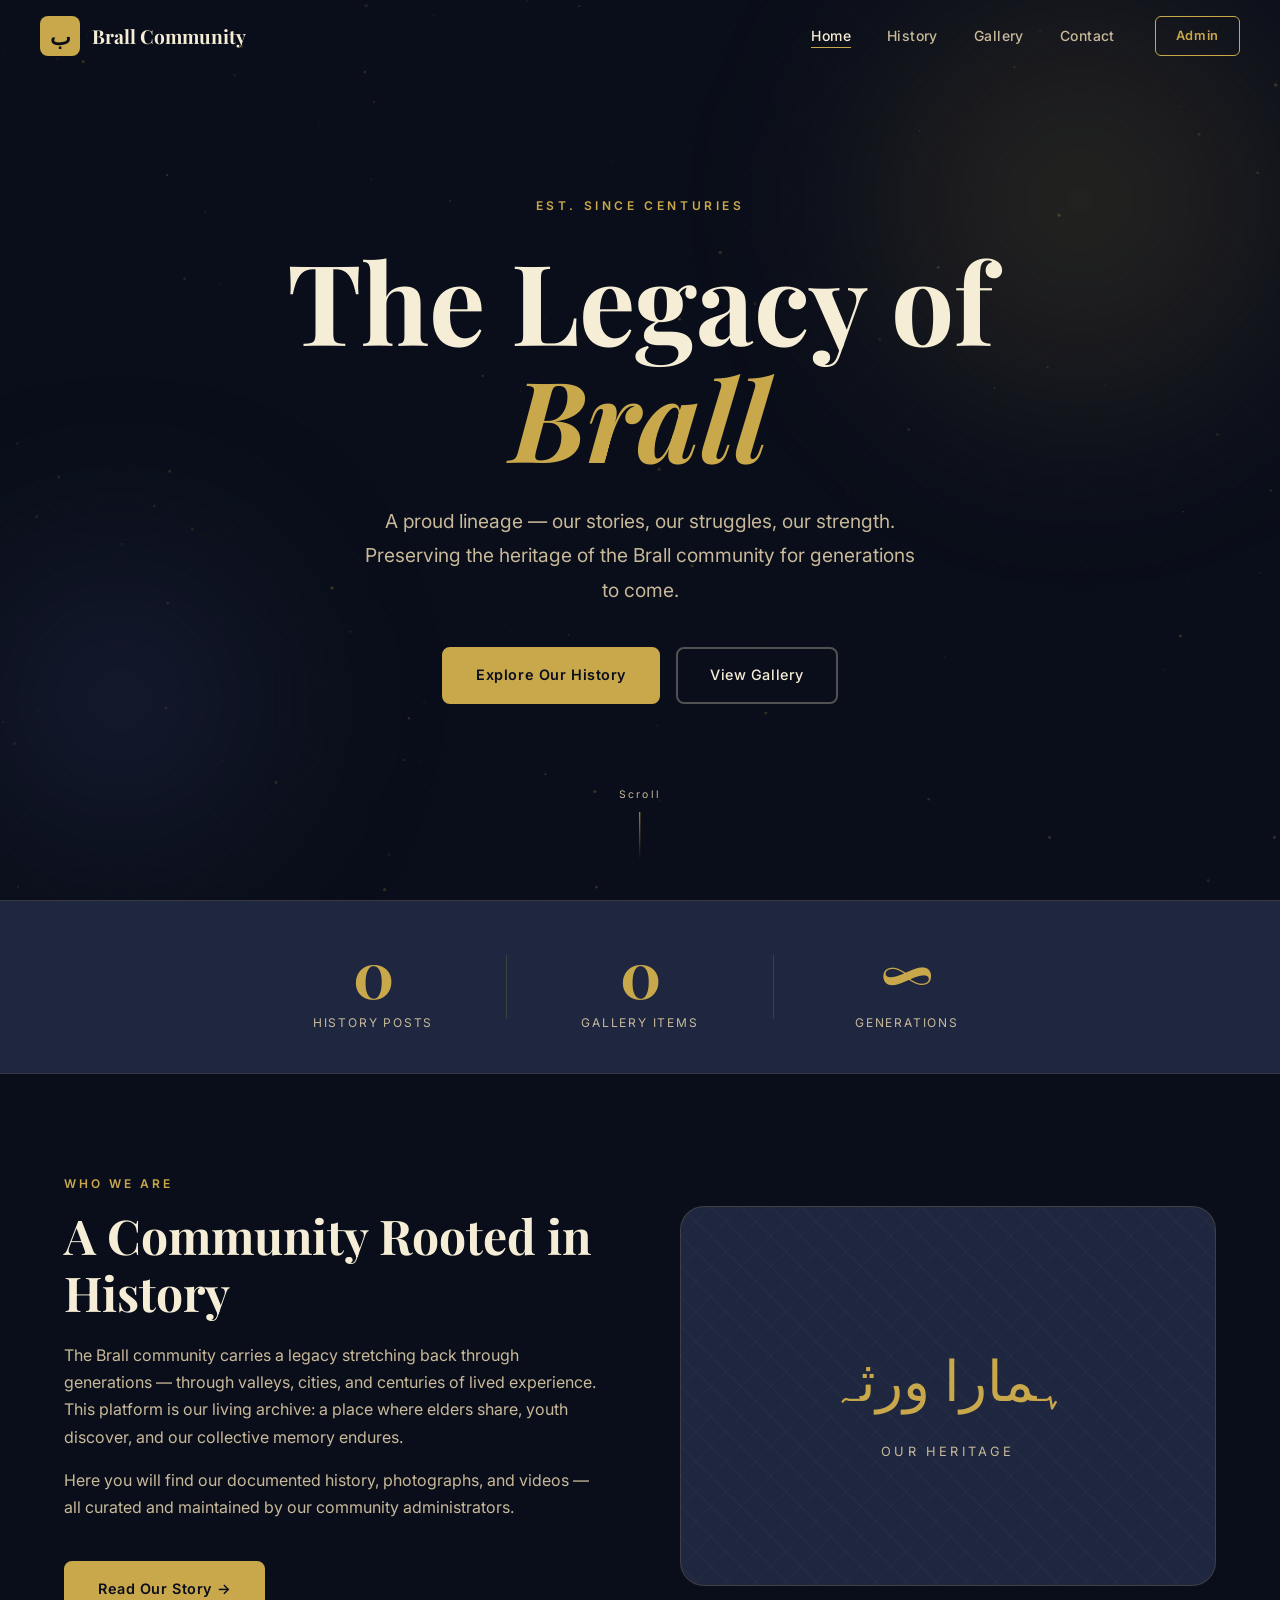
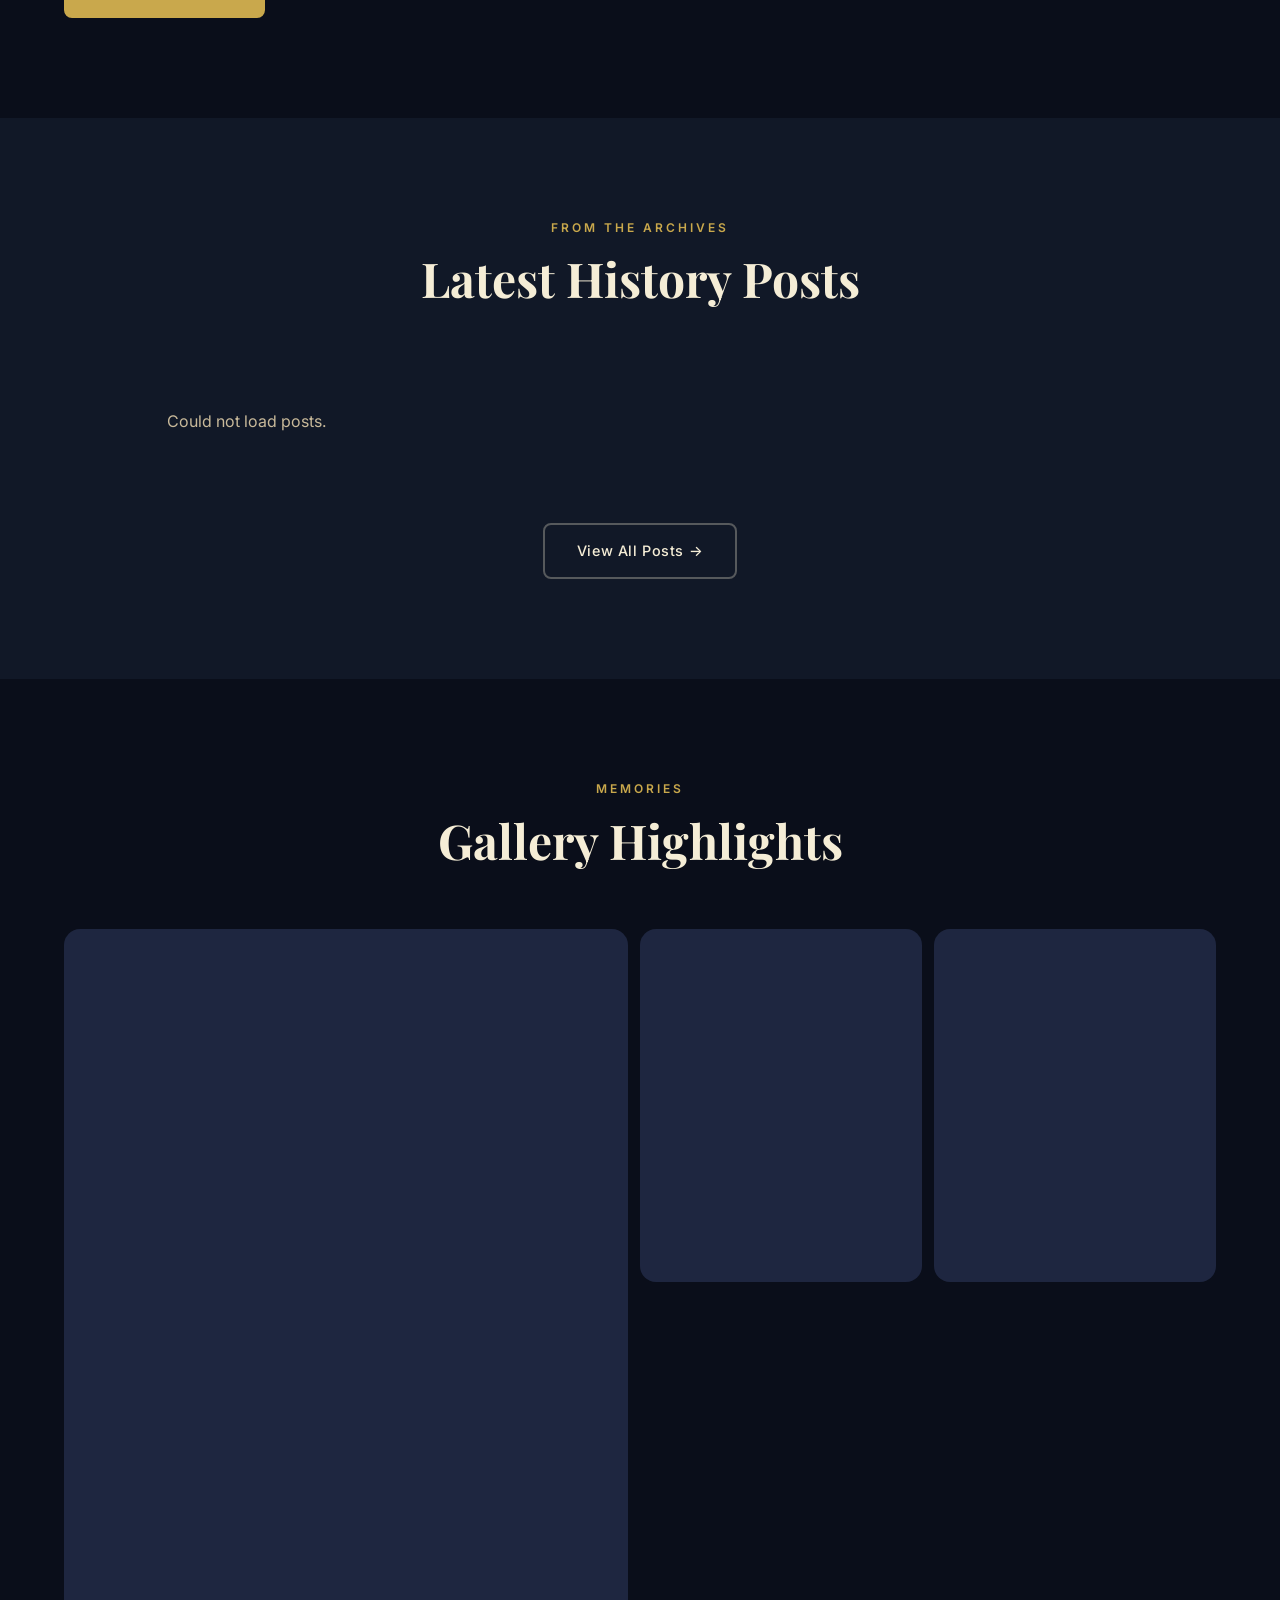
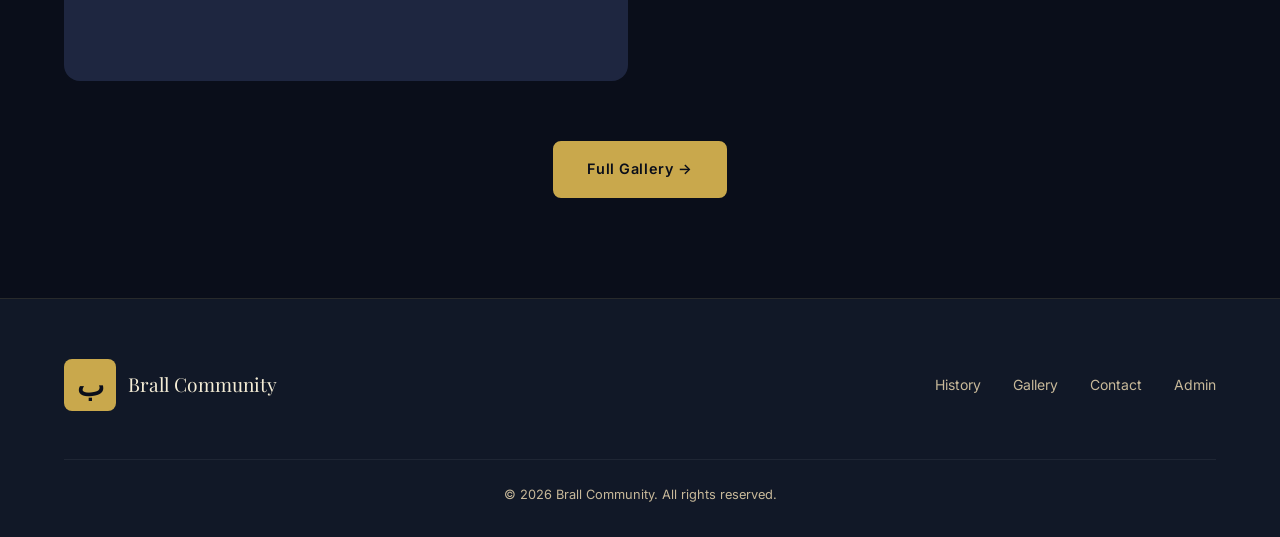
<file: frontend/index.html>
<!DOCTYPE html>
<html lang="en">
<head>
<meta charset="UTF-8">
<meta name="viewport" content="width=device-width, initial-scale=1.0">
<title>Brall Community — Our Heritage, Our Pride</title>
<link rel="preconnect" href="https://fonts.googleapis.com">
<link href="https://fonts.googleapis.com/css2?family=Playfair+Display:ital,wght@0,400;0,600;0,700;1,400&family=Inter:wght@300;400;500;600&display=swap" rel="stylesheet">
<link rel="stylesheet" href="css/main.css">
</head>
<body>

<!-- ── NAV ── -->
<nav class="nav" id="nav">
  <div class="nav-inner">
    <a class="nav-logo" href="index.html">
      <span class="logo-emblem">ب</span>
      <span class="logo-text">Brall Community</span>
    </a>
    <ul class="nav-links">
      <li><a href="index.html" class="active">Home</a></li>
      <li><a href="history.html">History</a></li>
      <li><a href="gallery.html">Gallery</a></li>
      <li><a href="contact.html">Contact</a></li>
    </ul>
    <a href="admin/login.html" class="nav-admin-btn">Admin</a>
    <button class="nav-hamburger" id="hamburger" aria-label="Menu">
      <span></span><span></span><span></span>
    </button>
  </div>
</nav>

<!-- ── HERO ── -->
<section class="hero" id="hero">
  <canvas id="heroCanvas"></canvas>
  <div class="hero-glow hero-glow-1"></div>
  <div class="hero-glow hero-glow-2"></div>
  <div class="hero-content">
    <p class="hero-eyebrow reveal-up">Est. Since Centuries</p>
    <h1 class="hero-title reveal-up delay-1">
      <span class="line">The Legacy of</span>
      <span class="line gold">Brall</span>
    </h1>
    <p class="hero-sub reveal-up delay-2">
      A proud lineage — our stories, our struggles, our strength. Preserving the heritage of the Brall community for generations to come.
    </p>
    <div class="hero-cta reveal-up delay-3">
      <a href="history.html" class="btn-primary">Explore Our History</a>
      <a href="gallery.html" class="btn-ghost">View Gallery</a>
    </div>
  </div>
  <div class="hero-scroll-indicator">
    <span>Scroll</span>
    <div class="scroll-line"></div>
  </div>
</section>

<!-- ── STATS ── -->
<section class="stats-band">
  <div class="stats-inner">
    <div class="stat-item">
      <span class="stat-num" data-target="0" id="stat-history">0</span>
      <span class="stat-label">History Posts</span>
    </div>
    <div class="stat-divider"></div>
    <div class="stat-item">
      <span class="stat-num" data-target="0" id="stat-gallery">0</span>
      <span class="stat-label">Gallery Items</span>
    </div>
    <div class="stat-divider"></div>
    <div class="stat-item">
      <span class="stat-num" data-target="1">∞</span>
      <span class="stat-label">Generations</span>
    </div>
  </div>
</section>

<!-- ── INTRO ── -->
<section class="intro section-pad">
  <div class="container">
    <div class="intro-grid">
      <div class="intro-text">
        <p class="section-eyebrow">Who We Are</p>
        <h2 class="section-title">A Community Rooted in History</h2>
        <p class="body-text">
          The Brall community carries a legacy stretching back through generations — through valleys, cities, and centuries of lived experience. This platform is our living archive: a place where elders share, youth discover, and our collective memory endures.
        </p>
        <p class="body-text">
          Here you will find our documented history, photographs, and videos — all curated and maintained by our community administrators.
        </p>
        <a href="history.html" class="btn-primary mt-6">Read Our Story →</a>
      </div>
      <div class="intro-visual">
        <div class="ornament-card">
          <div class="ornament-pattern"></div>
          <div class="ornament-text">
            <span class="orn-urdu">ہمارا ورثہ</span>
            <span class="orn-en">Our Heritage</span>
          </div>
        </div>
      </div>
    </div>
  </div>
</section>

<!-- ── LATEST HISTORY ── -->
<section class="latest section-pad bg-dark">
  <div class="container">
    <div class="section-header">
      <p class="section-eyebrow">From the Archives</p>
      <h2 class="section-title">Latest History Posts</h2>
    </div>
    <div class="cards-grid" id="latestHistoryGrid">
      <div class="card-skeleton"></div>
      <div class="card-skeleton"></div>
      <div class="card-skeleton"></div>
    </div>
    <div class="section-footer">
      <a href="history.html" class="btn-ghost">View All Posts →</a>
    </div>
  </div>
</section>

<!-- ── GALLERY PREVIEW ── -->
<section class="gallery-preview section-pad">
  <div class="container">
    <div class="section-header">
      <p class="section-eyebrow">Memories</p>
      <h2 class="section-title">Gallery Highlights</h2>
    </div>
    <div class="gallery-mosaic" id="galleryPreview">
      <div class="card-skeleton tall"></div>
      <div class="card-skeleton"></div>
      <div class="card-skeleton"></div>
    </div>
    <div class="section-footer">
      <a href="gallery.html" class="btn-primary">Full Gallery →</a>
    </div>
  </div>
</section>

<!-- ── FOOTER ── -->
<footer class="footer">
  <div class="container">
    <div class="footer-top">
      <div class="footer-brand">
        <span class="logo-emblem large">ب</span>
        <span class="logo-text">Brall Community</span>
      </div>
      <nav class="footer-nav">
        <a href="history.html">History</a>
        <a href="gallery.html">Gallery</a>
        <a href="contact.html">Contact</a>
        <a href="admin/login.html">Admin</a>
      </nav>
    </div>
    <div class="footer-bottom">
      <p>© <span id="year"></span> Brall Community. All rights reserved.</p>
    </div>
  </div>
</footer>

<script src="js/api.js"></script>
<script src="js/main.js"></script>
<script>
document.getElementById('year').textContent = new Date().getFullYear();
</script>
</body>
</html>
</file>
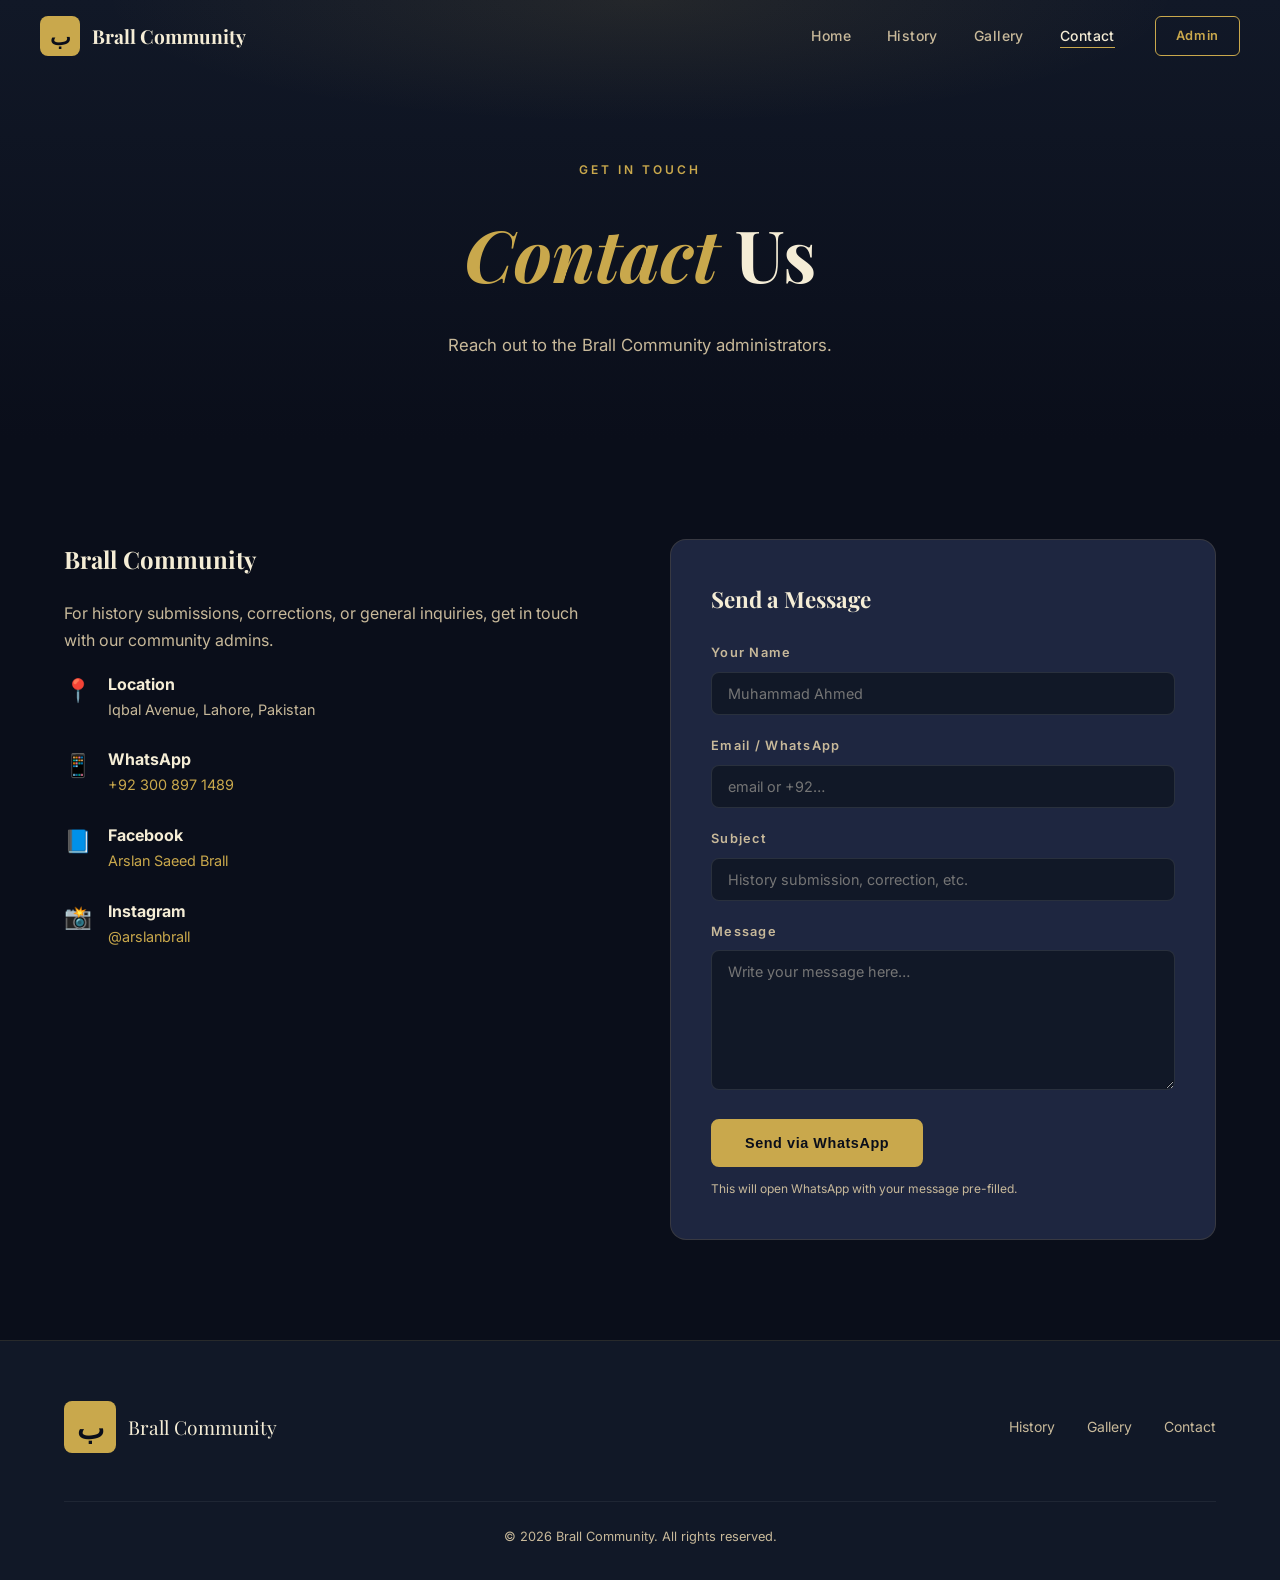
<file: frontend/contact.html>
<!DOCTYPE html>
<html lang="en">
<head>
<meta charset="UTF-8">
<meta name="viewport" content="width=device-width, initial-scale=1.0">
<title>Contact — Brall Community</title>
<link href="https://fonts.googleapis.com/css2?family=Playfair+Display:ital,wght@0,600;0,700;1,400&family=Inter:wght@400;500;600&display=swap" rel="stylesheet">
<link rel="stylesheet" href="css/main.css">
</head>
<body>

<nav class="nav scrolled" id="nav">
  <div class="nav-inner">
    <a class="nav-logo" href="index.html">
      <span class="logo-emblem">ب</span>
      <span class="logo-text">Brall Community</span>
    </a>
    <ul class="nav-links">
      <li><a href="index.html">Home</a></li>
      <li><a href="history.html">History</a></li>
      <li><a href="gallery.html">Gallery</a></li>
      <li><a href="contact.html" class="active">Contact</a></li>
    </ul>
    <a href="admin/login.html" class="nav-admin-btn">Admin</a>
    <button class="nav-hamburger" id="hamburger"><span></span><span></span><span></span></button>
  </div>
</nav>

<div class="page-hero">
  <div class="container">
    <p class="section-eyebrow">Get In Touch</p>
    <h1 class="page-hero-title"><span>Contact</span> Us</h1>
    <p class="page-hero-sub">Reach out to the Brall Community administrators.</p>
  </div>
</div>

<section class="section-pad">
  <div class="container">
    <div class="contact-grid">
      <div class="contact-info">
        <h3>Brall Community</h3>
        <p class="body-text">For history submissions, corrections, or general inquiries, get in touch with our community admins.</p>

        <div class="contact-item">
          <span class="contact-icon">📍</span>
          <div>
            <strong style="color:var(--cream)">Location</strong>
            <p style="color:var(--cream-dim);font-size:0.9rem">Iqbal Avenue, Lahore, Pakistan</p>
          </div>
        </div>
        <div class="contact-item">
          <span class="contact-icon">📱</span>
          <div>
            <strong style="color:var(--cream)">WhatsApp</strong>
            <p style="color:var(--cream-dim);font-size:0.9rem">
              <a href="https://wa.me/923008971489" style="color:var(--gold)">+92 300 897 1489</a>
            </p>
          </div>
        </div>
        <div class="contact-item">
          <span class="contact-icon">📘</span>
          <div>
            <strong style="color:var(--cream)">Facebook</strong>
            <p style="color:var(--cream-dim);font-size:0.9rem">
              <a href="https://www.facebook.com/profile.php?id=100088520005368" target="_blank" style="color:var(--gold)">Arslan Saeed Brall</a>
            </p>
          </div>
        </div>
        <div class="contact-item">
          <span class="contact-icon">📸</span>
          <div>
            <strong style="color:var(--cream)">Instagram</strong>
            <p style="color:var(--cream-dim);font-size:0.9rem">
              <a href="https://instagram.com/arslanbrall" target="_blank" style="color:var(--gold)">@arslanbrall</a>
            </p>
          </div>
        </div>
      </div>

      <div class="contact-form">
        <h3 style="font-family:var(--font-display);font-size:1.4rem;color:var(--cream);margin-bottom:24px">Send a Message</h3>
        <div class="form-group">
          <label class="form-label">Your Name</label>
          <input type="text" class="form-input" id="c-name" placeholder="Muhammad Ahmed">
        </div>
        <div class="form-group">
          <label class="form-label">Email / WhatsApp</label>
          <input type="text" class="form-input" id="c-contact" placeholder="email or +92…">
        </div>
        <div class="form-group">
          <label class="form-label">Subject</label>
          <input type="text" class="form-input" id="c-subject" placeholder="History submission, correction, etc.">
        </div>
        <div class="form-group">
          <label class="form-label">Message</label>
          <textarea class="form-textarea" id="c-message" placeholder="Write your message here…"></textarea>
        </div>
        <button class="btn-primary" onclick="sendContact()">Send via WhatsApp</button>
        <p style="font-size:0.75rem;color:var(--cream-dim);margin-top:12px">
          This will open WhatsApp with your message pre-filled.
        </p>
      </div>
    </div>
  </div>
</section>

<footer class="footer">
  <div class="container">
    <div class="footer-top">
      <div class="footer-brand">
        <span class="logo-emblem large">ب</span>
        <span class="logo-text">Brall Community</span>
      </div>
      <nav class="footer-nav">
        <a href="history.html">History</a>
        <a href="gallery.html">Gallery</a>
        <a href="contact.html">Contact</a>
      </nav>
    </div>
    <div class="footer-bottom">
      <p>© <span id="year"></span> Brall Community. All rights reserved.</p>
    </div>
  </div>
</footer>

<script src="js/api.js"></script>
<script src="js/main.js"></script>
<script>
document.getElementById('year').textContent = new Date().getFullYear();

function sendContact() {
  const name    = document.getElementById('c-name').value.trim();
  const contact = document.getElementById('c-contact').value.trim();
  const subject = document.getElementById('c-subject').value.trim();
  const message = document.getElementById('c-message').value.trim();

  if (!name || !message) return showToast('Name and message required', 'error');

  const text = `*Brall Community Website*\n\nFrom: ${name}\nContact: ${contact}\nSubject: ${subject}\n\n${message}`;
  const url  = `https://wa.me/923008971489?text=${encodeURIComponent(text)}`;
  window.open(url, '_blank');
}
</script>
</body>
</html>
</file>
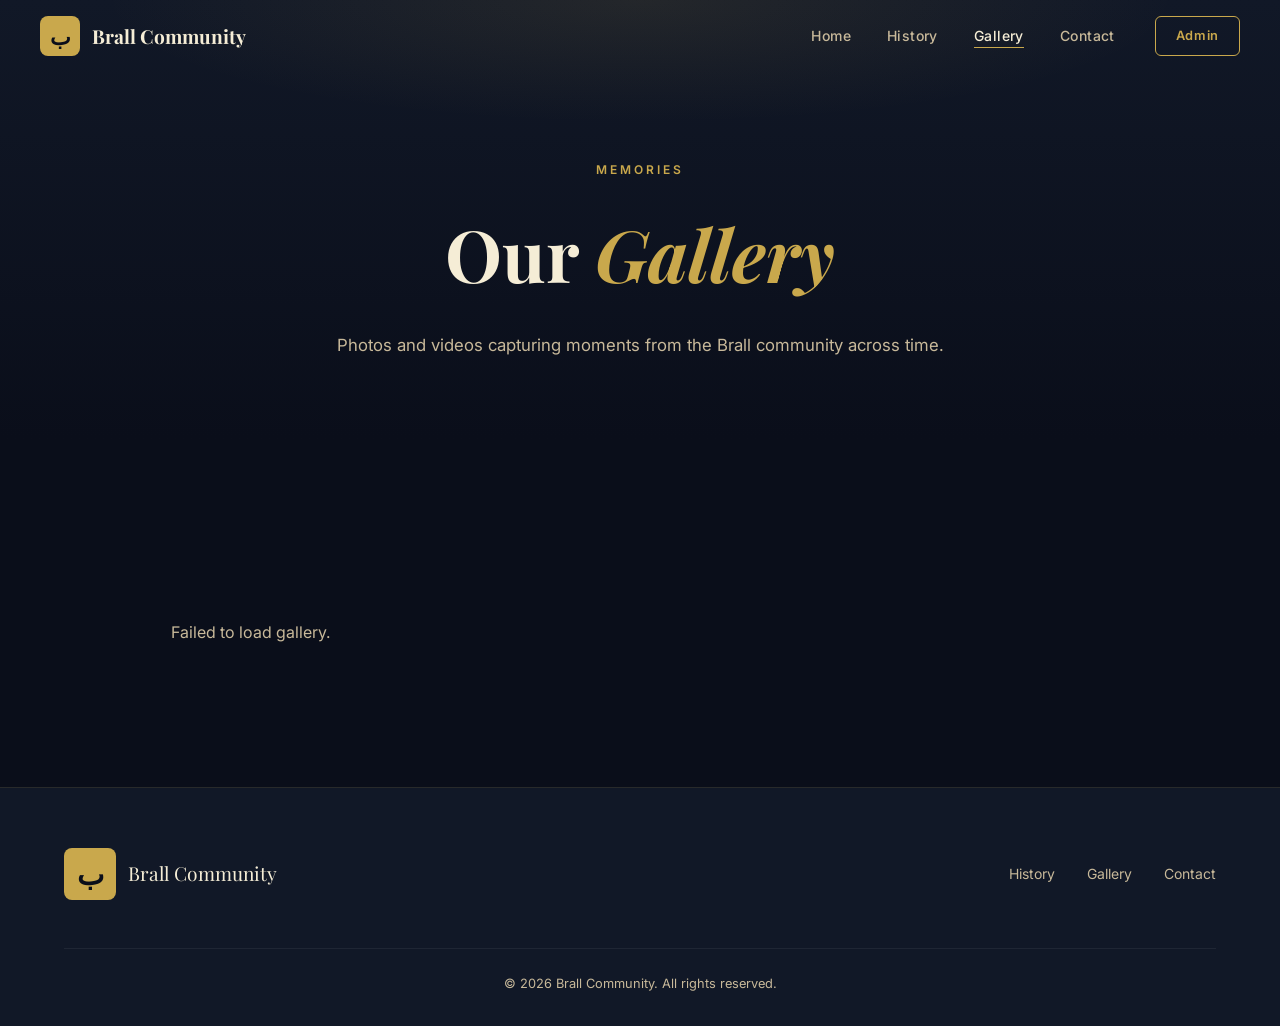
<file: frontend/gallery.html>
<!DOCTYPE html>
<html lang="en">
<head>
<meta charset="UTF-8">
<meta name="viewport" content="width=device-width, initial-scale=1.0">
<title>Gallery — Brall Community</title>
<link href="https://fonts.googleapis.com/css2?family=Playfair+Display:ital,wght@0,400;0,600;0,700;1,400&family=Inter:wght@300;400;500;600&display=swap" rel="stylesheet">
<link rel="stylesheet" href="css/main.css">
</head>
<body>

<div id="pageLoader" class="page-loader">
  <div class="loader-emblem">ب</div>
  <div class="loader-bar"><div class="loader-fill"></div></div>
</div>

<nav class="nav scrolled" id="nav">
  <div class="nav-inner">
    <a class="nav-logo" href="index.html">
      <span class="logo-emblem">ب</span>
      <span class="logo-text">Brall Community</span>
    </a>
    <ul class="nav-links">
      <li><a href="index.html">Home</a></li>
      <li><a href="history.html">History</a></li>
      <li><a href="gallery.html" class="active">Gallery</a></li>
      <li><a href="contact.html">Contact</a></li>
    </ul>
    <a href="admin/login.html" class="nav-admin-btn">Admin</a>
    <button class="nav-hamburger" id="hamburger"><span></span><span></span><span></span></button>
  </div>
</nav>

<div class="page-hero">
  <div class="container">
    <p class="section-eyebrow">Memories</p>
    <h1 class="page-hero-title">Our <span>Gallery</span></h1>
    <p class="page-hero-sub">Photos and videos capturing moments from the Brall community across time.</p>
  </div>
</div>

<section class="section-pad">
  <div class="container">
    <div class="gallery-filters" id="galleryFilters"></div>
    <div class="gallery-grid" id="galleryGrid">
      <div class="card-skeleton"></div>
      <div class="card-skeleton"></div>
      <div class="card-skeleton"></div>
      <div class="card-skeleton"></div>
      <div class="card-skeleton"></div>
      <div class="card-skeleton"></div>
    </div>
  </div>
</section>

<!-- Lightbox -->
<div class="lightbox" id="lightbox">
  <div class="lightbox-inner">
    <button class="lightbox-close" title="Close">✕</button>
    <div id="lightboxMedia"></div>
    <p class="lightbox-caption" id="lightboxCaption"></p>
  </div>
</div>

<footer class="footer">
  <div class="container">
    <div class="footer-top">
      <div class="footer-brand">
        <span class="logo-emblem large">ب</span>
        <span class="logo-text">Brall Community</span>
      </div>
      <nav class="footer-nav">
        <a href="history.html">History</a>
        <a href="gallery.html">Gallery</a>
        <a href="contact.html">Contact</a>
      </nav>
    </div>
    <div class="footer-bottom">
      <p>© <span id="year"></span> Brall Community. All rights reserved.</p>
    </div>
  </div>
</footer>

<script src="js/api.js"></script>
<script src="js/main.js"></script>
<script>document.getElementById('year').textContent = new Date().getFullYear();</script>
</body>
</html>
</file>
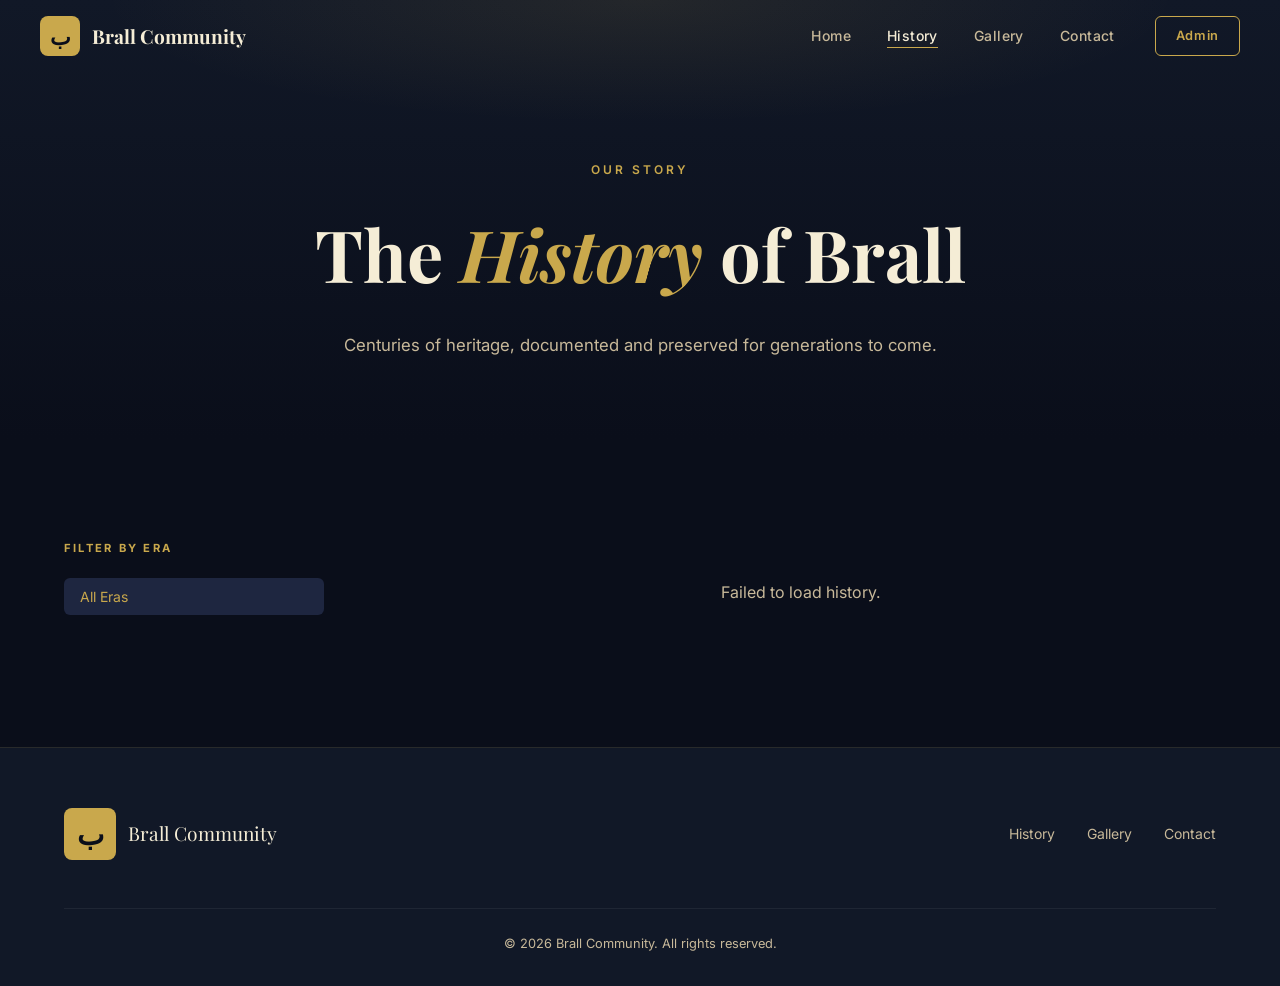
<file: frontend/history.html>
<!DOCTYPE html>
<html lang="en">
<head>
<meta charset="UTF-8">
<meta name="viewport" content="width=device-width, initial-scale=1.0">
<title>Our History — Brall Community</title>
<link href="https://fonts.googleapis.com/css2?family=Playfair+Display:ital,wght@0,400;0,600;0,700;1,400&family=Inter:wght@300;400;500;600&display=swap" rel="stylesheet">
<link rel="stylesheet" href="css/main.css">
</head>
<body>

<div id="pageLoader" class="page-loader">
  <div class="loader-emblem">ب</div>
  <div class="loader-bar"><div class="loader-fill"></div></div>
</div>

<nav class="nav scrolled" id="nav">
  <div class="nav-inner">
    <a class="nav-logo" href="index.html">
      <span class="logo-emblem">ب</span>
      <span class="logo-text">Brall Community</span>
    </a>
    <ul class="nav-links">
      <li><a href="index.html">Home</a></li>
      <li><a href="history.html" class="active">History</a></li>
      <li><a href="gallery.html">Gallery</a></li>
      <li><a href="contact.html">Contact</a></li>
    </ul>
    <a href="admin/login.html" class="nav-admin-btn">Admin</a>
    <button class="nav-hamburger" id="hamburger"><span></span><span></span><span></span></button>
  </div>
</nav>

<div class="page-hero">
  <div class="container">
    <p class="section-eyebrow">Our Story</p>
    <h1 class="page-hero-title">The <span>History</span> of Brall</h1>
    <p class="page-hero-sub">Centuries of heritage, documented and preserved for generations to come.</p>
  </div>
</div>

<section class="section-pad">
  <div class="container">
    <div class="history-layout">
      <aside class="history-sidebar">
        <p class="sidebar-title">Filter by Era</p>
        <div class="era-filter" id="eraFilter">
          <button class="era-btn active" data-era="all">All Eras</button>
        </div>
      </aside>
      <div class="history-posts" id="historyContainer">
        <div class="card-skeleton" style="height:200px"></div>
        <div class="card-skeleton" style="height:200px"></div>
      </div>
    </div>
  </div>
</section>

<footer class="footer">
  <div class="container">
    <div class="footer-top">
      <div class="footer-brand">
        <span class="logo-emblem large">ب</span>
        <span class="logo-text">Brall Community</span>
      </div>
      <nav class="footer-nav">
        <a href="history.html">History</a>
        <a href="gallery.html">Gallery</a>
        <a href="contact.html">Contact</a>
      </nav>
    </div>
    <div class="footer-bottom">
      <p>© <span id="year"></span> Brall Community. All rights reserved.</p>
    </div>
  </div>
</footer>

<script src="js/api.js"></script>
<script src="js/main.js"></script>
<script>document.getElementById('year').textContent = new Date().getFullYear();</script>
</body>
</html>
</file>
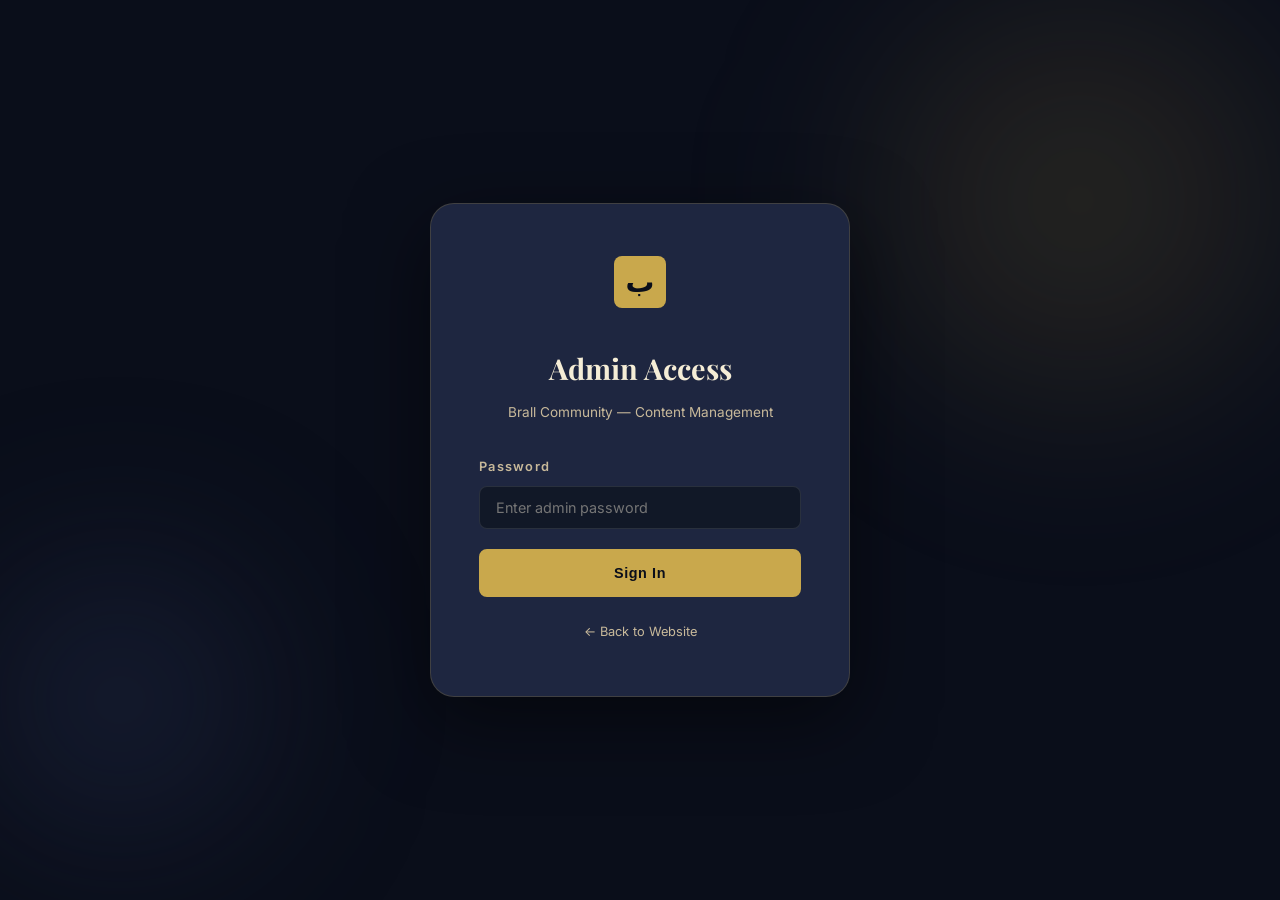
<file: frontend/admin/dashboard.html>
<!DOCTYPE html>
<html lang="en">
<head>
<meta charset="UTF-8">
<meta name="viewport" content="width=device-width, initial-scale=1.0">
<title>Dashboard — Brall Admin</title>
<link href="https://fonts.googleapis.com/css2?family=Playfair+Display:wght@600;700&family=Inter:wght@400;500;600&display=swap" rel="stylesheet">
<link rel="stylesheet" href="../css/main.css">
</head>
<body>

<div class="admin-layout">
  <!-- Sidebar -->
  <aside class="admin-sidebar">
    <div class="admin-sidebar-logo">
      <div class="nav-logo" style="display:flex;align-items:center;gap:10px">
        <span class="logo-emblem">ب</span>
        <span class="logo-text" style="font-size:0.95rem">Brall Admin</span>
      </div>
    </div>
    <nav>
      <div class="admin-nav-item active" data-panel="history">
        <span class="admin-nav-icon">🏛️</span> History Posts
      </div>
      <div class="admin-nav-item" data-panel="gallery">
        <span class="admin-nav-icon">🖼️</span> Gallery
      </div>
      <div class="admin-nav-item" data-panel="settings">
        <span class="admin-nav-icon">⚙️</span> Settings
      </div>
    </nav>
    <div style="position:absolute;bottom:24px;left:0;right:0;padding:0 24px">
      <button onclick="logout()" class="btn-ghost" style="width:100%;justify-content:center;font-size:0.8rem">
        Sign Out
      </button>
    </div>
  </aside>

  <!-- Main content -->
  <main class="admin-content">
    <div class="admin-top-bar">
      <h1 class="admin-title" id="panelTitle">History Posts</h1>
      <a href="../index.html" style="font-size:0.8rem;color:var(--cream-dim)">← View Website</a>
    </div>

    <!-- ── HISTORY PANEL ── -->
    <div class="admin-panel active" id="panel-history">
      <div class="upload-form">
        <h3>Add New History Post</h3>
        <div class="form-group">
          <label class="form-label">Title *</label>
          <input type="text" class="form-input" id="h-title" placeholder="e.g. Origins of the Brall Clan">
        </div>
        <div class="form-group">
          <label class="form-label">Era / Time Period</label>
          <input type="text" class="form-input" id="h-era" placeholder="e.g. Pre-1947, Modern Era, British Period">
        </div>
        <div class="form-group">
          <label class="form-label">Content *</label>
          <textarea class="form-textarea" id="h-content" placeholder="Write the full history here…" style="min-height:200px"></textarea>
        </div>
        <div class="form-group">
          <label class="form-label">Cover Image (optional)</label>
          <div class="file-drop" id="h-drop">
            <div class="file-drop-icon">📸</div>
            <p class="file-drop-text">Click or drag an image here</p>
            <input type="file" id="h-image" accept="image/*">
          </div>
          <div class="file-preview" id="h-preview"></div>
        </div>
        <button class="btn-primary" onclick="submitHistory()">
          Publish Post
        </button>
      </div>

      <h3 style="font-family:var(--font-display);font-size:1.3rem;color:var(--cream);margin-bottom:20px">
        Published Posts
      </h3>
      <div class="admin-items-grid" id="historyList">
        <div class="card-skeleton" style="height:160px"></div>
        <div class="card-skeleton" style="height:160px"></div>
      </div>
    </div>

    <!-- ── GALLERY PANEL ── -->
    <div class="admin-panel" id="panel-gallery">
      <div class="upload-form">
        <h3>Upload to Gallery</h3>
        <div class="form-group">
          <label class="form-label">Caption</label>
          <input type="text" class="form-input" id="g-caption" placeholder="Brief description">
        </div>
        <div class="form-group">
          <label class="form-label">Category</label>
          <input type="text" class="form-input" id="g-category" placeholder="e.g. Events, Historical, Nature, Ceremonies">
        </div>
        <div class="form-group">
          <label class="form-label">File * (image or video)</label>
          <div class="file-drop" id="g-drop">
            <div class="file-drop-icon">🎞️</div>
            <p class="file-drop-text">Click or drag image / video here</p>
            <input type="file" id="g-file" accept="image/*,video/*">
          </div>
          <div class="file-preview" id="g-preview"></div>
        </div>
        <button class="btn-primary" onclick="submitGallery()">Upload</button>
      </div>

      <h3 style="font-family:var(--font-display);font-size:1.3rem;color:var(--cream);margin-bottom:20px">
        Gallery Items
      </h3>
      <div class="admin-items-grid" id="galleryList">
        <div class="card-skeleton" style="height:160px"></div>
        <div class="card-skeleton" style="height:160px"></div>
        <div class="card-skeleton" style="height:160px"></div>
      </div>
    </div>

    <!-- ── SETTINGS PANEL ── -->
    <div class="admin-panel" id="panel-settings">
      <div class="upload-form">
        <h3>Site Settings</h3>
        <p style="color:var(--cream-dim);margin-bottom:24px">Manage your API endpoint and other configuration.</p>
        <div class="form-group">
          <label class="form-label">Railway API URL</label>
          <input type="text" class="form-input" id="apiUrlInput" placeholder="https://your-app.railway.app">
        </div>
        <button class="btn-primary" onclick="saveApiUrl()">Save URL</button>
      </div>
    </div>
  </main>
</div>

<script src="../js/api.js"></script>
<script>
// ─── Auth guard ──────────────────────────────────────────────────────────────
(async () => {
  if (!await verifyAdmin()) location.href = 'login.html';
})();

function logout() { clearAdminToken(); location.href = 'login.html'; }

// ─── Panel navigation ────────────────────────────────────────────────────────
const titles = { history: 'History Posts', gallery: 'Gallery', settings: 'Settings' };
document.querySelectorAll('.admin-nav-item').forEach(btn => {
  btn.addEventListener('click', () => {
    document.querySelectorAll('.admin-nav-item').forEach(b => b.classList.remove('active'));
    document.querySelectorAll('.admin-panel').forEach(p => p.classList.remove('active'));
    btn.classList.add('active');
    const panel = btn.dataset.panel;
    document.getElementById(`panel-${panel}`).classList.add('active');
    document.getElementById('panelTitle').textContent = titles[panel];
    if (panel === 'history') loadHistoryList();
    if (panel === 'gallery') loadGalleryList();
  });
});

// ─── File drop preview ────────────────────────────────────────────────────────
function setupFileDrop(dropId, inputId, previewId) {
  const drop = document.getElementById(dropId);
  const input = document.getElementById(inputId);
  const preview = document.getElementById(previewId);
  if (!drop || !input) return;

  drop.addEventListener('dragover', e => { e.preventDefault(); drop.classList.add('drag-over'); });
  drop.addEventListener('dragleave', () => drop.classList.remove('drag-over'));
  drop.addEventListener('drop', e => {
    e.preventDefault(); drop.classList.remove('drag-over');
    if (e.dataTransfer.files[0]) showPreview(e.dataTransfer.files[0], preview);
  });
  input.addEventListener('change', () => {
    if (input.files[0]) showPreview(input.files[0], preview);
  });
}

function showPreview(file, preview) {
  const url = URL.createObjectURL(file);
  preview.innerHTML = file.type.startsWith('video')
    ? `<video src="${url}" style="width:120px;border-radius:6px" muted></video>`
    : `<img src="${url}" class="file-thumb">`;
}

setupFileDrop('h-drop', 'h-image', 'h-preview');
setupFileDrop('g-drop', 'g-file',  'g-preview');

// ─── History ─────────────────────────────────────────────────────────────────
async function submitHistory() {
  const title   = document.getElementById('h-title').value.trim();
  const content = document.getElementById('h-content').value.trim();
  const era     = document.getElementById('h-era').value.trim();
  const image   = document.getElementById('h-image').files[0];

  if (!title || !content) return showToast('Title and content are required', 'error');

  const form = new FormData();
  form.append('title', title);
  form.append('content', content);
  form.append('era', era);
  form.append('token', getAdminToken());
  if (image) form.append('image', image);

  try {
    await api.post('/api/history', form, true);
    showToast('History post published!');
    document.getElementById('h-title').value = '';
    document.getElementById('h-content').value = '';
    document.getElementById('h-era').value = '';
    document.getElementById('h-image').value = '';
    document.getElementById('h-preview').innerHTML = '';
    loadHistoryList();
  } catch (e) { showToast('Upload failed: ' + e.message, 'error'); }
}

async function loadHistoryList() {
  const list = document.getElementById('historyList');
  list.innerHTML = '<div class="card-skeleton" style="height:120px"></div>'.repeat(3);
  try {
    const posts = await api.get('/api/history');
    list.innerHTML = posts.length
      ? posts.map(p => `
        <div class="admin-item-card">
          ${p.image_url ? `<img src="${p.image_url}" alt="">` : ''}
          <div class="admin-item-body">
            <div class="admin-item-title">${p.title}</div>
            ${p.era ? `<div style="font-size:0.7rem;color:var(--gold);margin-bottom:8px">${p.era}</div>` : ''}
            <div class="admin-item-actions">
              <button class="btn-danger" onclick="deleteHistory(${p.id})">Delete</button>
            </div>
          </div>
        </div>`).join('')
      : '<p style="color:var(--cream-dim)">No posts yet.</p>';
  } catch { list.innerHTML = '<p style="color:var(--red)">Failed to load.</p>'; }
}

async function deleteHistory(id) {
  if (!confirm('Delete this history post?')) return;
  try {
    await api.del(`/api/history/${id}`);
    showToast('Post deleted');
    loadHistoryList();
  } catch { showToast('Delete failed', 'error'); }
}

// ─── Gallery ──────────────────────────────────────────────────────────────────
async function submitGallery() {
  const file     = document.getElementById('g-file').files[0];
  const caption  = document.getElementById('g-caption').value.trim();
  const category = document.getElementById('g-category').value.trim() || 'general';

  if (!file) return showToast('Please select a file', 'error');

  const form = new FormData();
  form.append('file', file);
  form.append('caption', caption);
  form.append('category', category);
  form.append('token', getAdminToken());

  try {
    await api.post('/api/gallery', form, true);
    showToast('Uploaded to gallery!');
    document.getElementById('g-file').value = '';
    document.getElementById('g-caption').value = '';
    document.getElementById('g-preview').innerHTML = '';
    loadGalleryList();
  } catch (e) { showToast('Upload failed: ' + e.message, 'error'); }
}

async function loadGalleryList() {
  const list = document.getElementById('galleryList');
  list.innerHTML = '<div class="card-skeleton" style="height:120px"></div>'.repeat(4);
  try {
    const items = await api.get('/api/gallery');
    list.innerHTML = items.length
      ? items.map(i => `
        <div class="admin-item-card">
          ${i.media_type === 'video'
            ? `<video src="${i.url}" style="width:100%;aspect-ratio:16/9;object-fit:cover" muted></video>`
            : `<img src="${i.url}" alt="${i.caption}">`}
          <div class="admin-item-body">
            <div class="admin-item-title">${i.caption || 'No caption'}</div>
            <div style="font-size:0.7rem;color:var(--gold);margin-bottom:8px">${i.category || ''} · ${i.media_type}</div>
            <div class="admin-item-actions">
              <button class="btn-danger" onclick="deleteGallery(${i.id})">Delete</button>
            </div>
          </div>
        </div>`).join('')
      : '<p style="color:var(--cream-dim)">No gallery items yet.</p>';
  } catch { list.innerHTML = '<p style="color:var(--red)">Failed to load.</p>'; }
}

async function deleteGallery(id) {
  if (!confirm('Delete this item?')) return;
  try {
    await api.del(`/api/gallery/${id}`);
    showToast('Item deleted');
    loadGalleryList();
  } catch { showToast('Delete failed', 'error'); }
}

// ─── Settings ────────────────────────────────────────────────────────────────
document.getElementById('apiUrlInput').value = localStorage.getItem('brall_api_url') || '';
function saveApiUrl() {
  const url = document.getElementById('apiUrlInput').value.trim();
  localStorage.setItem('brall_api_url', url);
  showToast('API URL saved! Reload to apply.');
}

// Init
loadHistoryList();
</script>
</body>
</html>
</file>
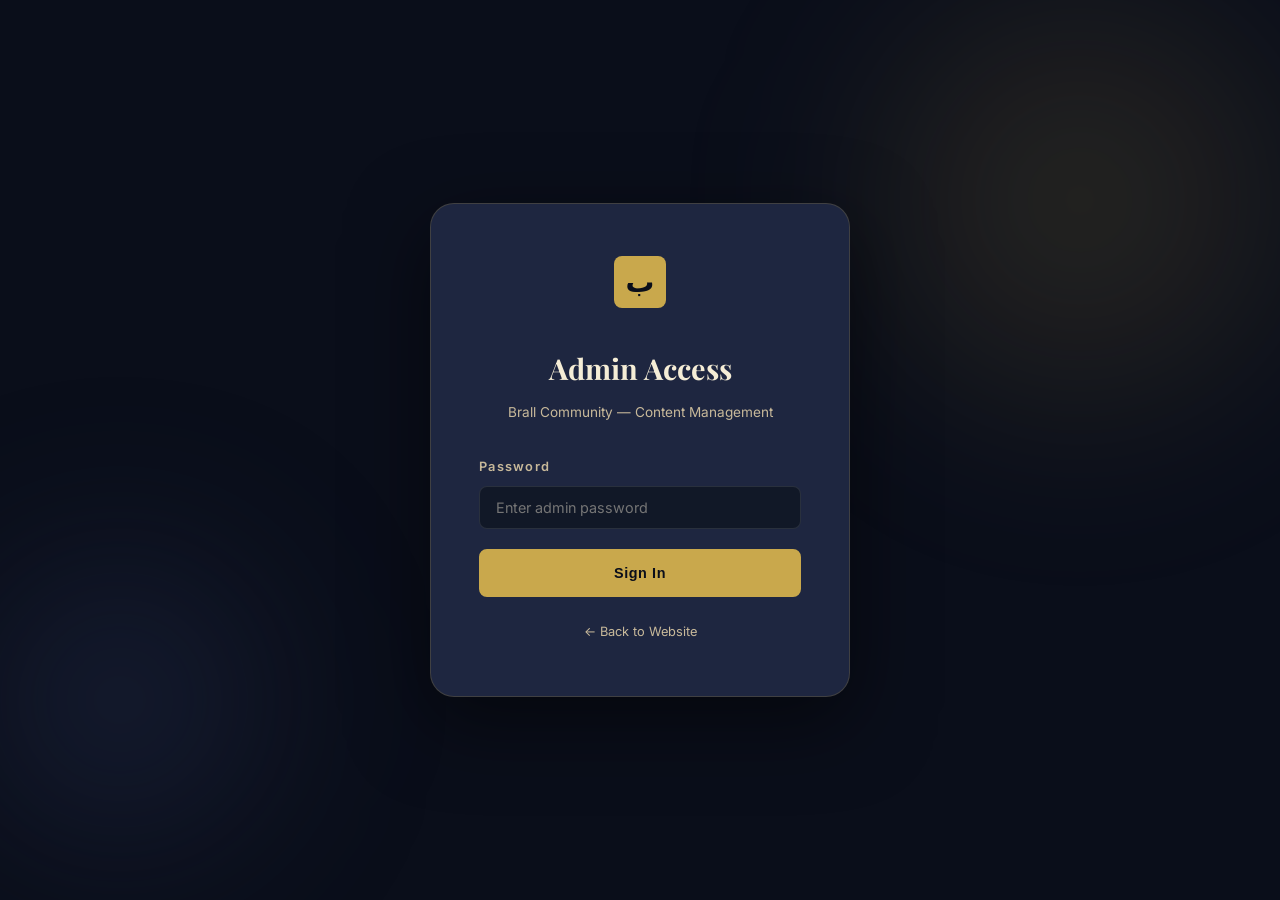
<file: frontend/admin/login.html>
<!DOCTYPE html>
<html lang="en">
<head>
<meta charset="UTF-8">
<meta name="viewport" content="width=device-width, initial-scale=1.0">
<title>Admin Login — Brall Community</title>
<link href="https://fonts.googleapis.com/css2?family=Playfair+Display:ital,wght@0,600;0,700&family=Inter:wght@400;500;600&display=swap" rel="stylesheet">
<link rel="stylesheet" href="../css/main.css">
</head>
<body>

<div class="login-page">
  <div class="hero-glow hero-glow-1"></div>
  <div class="hero-glow hero-glow-2"></div>

  <div class="login-card">
    <div class="login-logo">
      <div class="logo-emblem large" style="margin:0 auto 16px">ب</div>
    </div>
    <h1 class="login-title">Admin Access</h1>
    <p class="login-sub">Brall Community — Content Management</p>

    <div class="form-group">
      <label class="form-label">Password</label>
      <input type="password" class="form-input" id="passwordInput" placeholder="Enter admin password" autocomplete="current-password">
    </div>

    <div id="loginError" style="color:var(--red);font-size:0.85rem;margin-bottom:16px;display:none">
      Wrong password. Try again.
    </div>

    <button class="btn-primary btn-full" id="loginBtn" onclick="doLogin()">
      Sign In
    </button>

    <p style="text-align:center;margin-top:20px">
      <a href="../index.html" style="color:var(--cream-dim);font-size:0.8rem">← Back to Website</a>
    </p>
  </div>
</div>

<script src="../js/api.js"></script>
<script>
// Redirect if already logged in
(async () => {
  if (await verifyAdmin()) location.href = 'dashboard.html';
})();

const input = document.getElementById('passwordInput');
input.addEventListener('keydown', e => { if (e.key === 'Enter') doLogin(); });

async function doLogin() {
  const btn = document.getElementById('loginBtn');
  const err = document.getElementById('loginError');
  const pw  = input.value.trim();
  if (!pw) return;

  btn.textContent = 'Signing in…';
  btn.disabled = true;
  err.style.display = 'none';

  try {
    const res = await api.post('/api/admin/login', { password: pw });
    setAdminToken(res.token);
    location.href = 'dashboard.html';
  } catch {
    err.style.display = 'block';
    btn.textContent = 'Sign In';
    btn.disabled = false;
    input.value = '';
    input.focus();
  }
}
</script>
</body>
</html>
</file>
<file: frontend/css/main.css>
/* ═══════════════════════════════════════════════
   BRALL COMMUNITY — MAIN STYLESHEET
   Palette: Navy + Gold + Cream
   ═══════════════════════════════════════════════ */

:root {
  --navy:      #0A0E1A;
  --navy-mid:  #111827;
  --navy-card: #1E2640;
  --navy-lite: #2A3558;
  --gold:      #C9A84C;
  --gold-lite: #E2C06E;
  --gold-dim:  #8B6F2E;
  --cream:     #F5EDD6;
  --cream-dim: #C8B99A;
  --white:     #FFFFFF;
  --red:       #E05252;

  --font-display: 'Playfair Display', Georgia, serif;
  --font-body:    'Inter', system-ui, sans-serif;

  --radius-sm: 8px;
  --radius-md: 16px;
  --radius-lg: 24px;

  --shadow-card: 0 4px 24px rgba(0,0,0,0.35);
  --shadow-glow: 0 0 40px rgba(201,168,76,0.15);

  --transition: 0.35s cubic-bezier(0.4,0,0.2,1);
}

/* ── RESET ── */
*, *::before, *::after { box-sizing: border-box; margin: 0; padding: 0; }
html { scroll-behavior: smooth; }
body {
  font-family: var(--font-body);
  background: var(--navy);
  color: var(--cream);
  overflow-x: hidden;
  line-height: 1.7;
}
img, video { max-width: 100%; display: block; }
a { text-decoration: none; color: inherit; }

/* ── UTILITIES ── */
.container { max-width: 1200px; margin: 0 auto; padding: 0 24px; }
.section-pad { padding: 100px 0; }
.bg-dark { background: var(--navy-mid); }
.mt-6 { margin-top: 24px; display: inline-block; }

/* ── TYPOGRAPHY ── */
.section-eyebrow {
  font-family: var(--font-body);
  font-size: 0.75rem;
  font-weight: 600;
  letter-spacing: 0.25em;
  text-transform: uppercase;
  color: var(--gold);
  margin-bottom: 12px;
}
.section-title {
  font-family: var(--font-display);
  font-size: clamp(2rem, 4vw, 3rem);
  font-weight: 700;
  color: var(--cream);
  line-height: 1.2;
  margin-bottom: 20px;
}
.body-text {
  color: var(--cream-dim);
  font-size: 1rem;
  margin-bottom: 16px;
  max-width: 560px;
}
.section-header { text-align: center; margin-bottom: 60px; }
.section-footer  { text-align: center; margin-top: 48px; }

/* ── BUTTONS ── */
.btn-primary {
  display: inline-flex;
  align-items: center;
  gap: 8px;
  padding: 14px 32px;
  background: var(--gold);
  color: var(--navy);
  font-weight: 600;
  font-size: 0.9rem;
  letter-spacing: 0.04em;
  border-radius: var(--radius-sm);
  border: 2px solid var(--gold);
  cursor: pointer;
  transition: var(--transition);
  position: relative;
  overflow: hidden;
}
.btn-primary::before {
  content: '';
  position: absolute;
  inset: 0;
  background: var(--gold-lite);
  transform: scaleX(0);
  transform-origin: left;
  transition: transform 0.3s ease;
  z-index: 0;
}
.btn-primary:hover::before { transform: scaleX(1); }
.btn-primary span, .btn-primary { z-index: 1; }
.btn-primary:hover { transform: translateY(-2px); box-shadow: 0 8px 24px rgba(201,168,76,0.35); }

.btn-ghost {
  display: inline-flex;
  align-items: center;
  gap: 8px;
  padding: 14px 32px;
  background: transparent;
  color: var(--cream);
  font-weight: 500;
  font-size: 0.9rem;
  letter-spacing: 0.04em;
  border-radius: var(--radius-sm);
  border: 2px solid rgba(245,237,214,0.3);
  cursor: pointer;
  transition: var(--transition);
}
.btn-ghost:hover {
  border-color: var(--gold);
  color: var(--gold);
  transform: translateY(-2px);
}

/* ── NAV ── */
.nav {
  position: fixed; top: 0; left: 0; right: 0; z-index: 1000;
  padding: 0 24px;
  transition: background 0.4s ease, backdrop-filter 0.4s ease, box-shadow 0.4s ease;
}
.nav.scrolled {
  background: rgba(10,14,26,0.85);
  backdrop-filter: blur(20px);
  box-shadow: 0 1px 0 rgba(201,168,76,0.15);
}
.nav-inner {
  max-width: 1200px; margin: 0 auto;
  display: flex; align-items: center; gap: 40px;
  height: 72px;
}
.nav-logo {
  display: flex; align-items: center; gap: 12px;
  font-family: var(--font-display); font-size: 1.2rem; font-weight: 700;
  color: var(--cream);
}
.logo-emblem {
  width: 40px; height: 40px;
  background: var(--gold);
  color: var(--navy);
  border-radius: 8px;
  display: flex; align-items: center; justify-content: center;
  font-size: 1.4rem; font-weight: 700;
  transition: transform 0.3s ease;
}
.logo-emblem:hover { transform: rotate(5deg) scale(1.05); }
.logo-emblem.large { width: 52px; height: 52px; font-size: 1.8rem; }
.nav-links {
  display: flex; gap: 36px; list-style: none; margin-left: auto;
}
.nav-links a {
  font-size: 0.875rem; font-weight: 500;
  color: var(--cream-dim);
  letter-spacing: 0.03em;
  transition: color 0.2s;
  position: relative;
  padding-bottom: 4px;
}
.nav-links a::after {
  content: '';
  position: absolute; bottom: 0; left: 0; right: 100%;
  height: 1px; background: var(--gold);
  transition: right 0.3s ease;
}
.nav-links a:hover, .nav-links a.active { color: var(--cream); }
.nav-links a:hover::after, .nav-links a.active::after { right: 0; }
.nav-admin-btn {
  padding: 8px 20px;
  border: 1px solid var(--gold);
  border-radius: 6px;
  font-size: 0.8rem; font-weight: 600;
  color: var(--gold);
  letter-spacing: 0.05em;
  transition: var(--transition);
}
.nav-admin-btn:hover { background: var(--gold); color: var(--navy); }
.nav-hamburger {
  display: none; flex-direction: column; gap: 5px;
  background: none; border: none; cursor: pointer; padding: 4px;
}
.nav-hamburger span {
  display: block; width: 24px; height: 2px;
  background: var(--cream); border-radius: 2px;
  transition: var(--transition);
}

/* ── HERO ── */
.hero {
  position: relative; min-height: 100vh;
  display: flex; align-items: center; justify-content: center;
  overflow: hidden;
}
#heroCanvas {
  position: absolute; inset: 0; width: 100%; height: 100%;
  opacity: 0.4;
}
.hero-glow {
  position: absolute; border-radius: 50%;
  filter: blur(80px); pointer-events: none;
}
.hero-glow-1 {
  width: 600px; height: 600px;
  background: radial-gradient(circle, rgba(201,168,76,0.18) 0%, transparent 70%);
  top: -100px; right: -100px;
  animation: glowFloat1 8s ease-in-out infinite;
}
.hero-glow-2 {
  width: 400px; height: 400px;
  background: radial-gradient(circle, rgba(42,53,88,0.5) 0%, transparent 70%);
  bottom: 0; left: -80px;
  animation: glowFloat2 10s ease-in-out infinite;
}
@keyframes glowFloat1 { 0%,100%{transform:translate(0,0)} 50%{transform:translate(-40px,30px)} }
@keyframes glowFloat2 { 0%,100%{transform:translate(0,0)} 50%{transform:translate(30px,-20px)} }

.hero-content {
  position: relative; z-index: 2;
  text-align: center; max-width: 780px; padding: 0 24px;
}
.hero-eyebrow {
  font-size: 0.75rem; font-weight: 600;
  letter-spacing: 0.3em; text-transform: uppercase;
  color: var(--gold); margin-bottom: 24px;
}
.hero-title {
  font-family: var(--font-display);
  font-size: clamp(3.5rem, 9vw, 7rem);
  font-weight: 700; line-height: 1.05;
  margin-bottom: 28px;
}
.hero-title .line { display: block; }
.hero-title .gold {
  color: var(--gold);
  font-style: italic;
}
.hero-sub {
  font-size: clamp(1rem, 2vw, 1.2rem);
  color: var(--cream-dim);
  max-width: 560px; margin: 0 auto 40px;
  line-height: 1.8;
}
.hero-cta { display: flex; gap: 16px; justify-content: center; flex-wrap: wrap; }

.hero-scroll-indicator {
  position: absolute; bottom: 40px; left: 50%; transform: translateX(-50%);
  display: flex; flex-direction: column; align-items: center; gap: 8px;
  z-index: 2;
  animation: fadeInUp 1s ease 1.5s both;
}
.hero-scroll-indicator span { font-size: 0.65rem; letter-spacing: 0.2em; color: var(--cream-dim); }
.scroll-line {
  width: 1px; height: 48px;
  background: linear-gradient(to bottom, var(--gold), transparent);
  animation: scrollPulse 2s ease-in-out infinite;
}
@keyframes scrollPulse { 0%,100%{opacity:0.3;transform:scaleY(1)} 50%{opacity:1;transform:scaleY(1.3)} }

/* ── REVEAL ANIMATIONS ── */
.reveal-up {
  opacity: 0; transform: translateY(40px);
  animation: revealUp 0.8s cubic-bezier(0.16,1,0.3,1) forwards;
}
.delay-1 { animation-delay: 0.2s; }
.delay-2 { animation-delay: 0.4s; }
.delay-3 { animation-delay: 0.6s; }
@keyframes revealUp {
  to { opacity: 1; transform: translateY(0); }
}
@keyframes fadeInUp {
  from { opacity: 0; transform: translateX(-50%) translateY(20px); }
  to   { opacity: 1; transform: translateX(-50%) translateY(0); }
}

/* scroll-triggered reveal */
.scroll-reveal {
  opacity: 0; transform: translateY(50px);
  transition: opacity 0.7s ease, transform 0.7s cubic-bezier(0.16,1,0.3,1);
}
.scroll-reveal.visible { opacity: 1; transform: translateY(0); }
.scroll-reveal.delay-100 { transition-delay: 0.1s; }
.scroll-reveal.delay-200 { transition-delay: 0.2s; }
.scroll-reveal.delay-300 { transition-delay: 0.3s; }

/* ── STATS BAND ── */
.stats-band {
  background: var(--navy-card);
  border-top: 1px solid rgba(201,168,76,0.15);
  border-bottom: 1px solid rgba(201,168,76,0.15);
  padding: 40px 24px;
}
.stats-inner {
  max-width: 800px; margin: 0 auto;
  display: flex; align-items: center; justify-content: center; gap: 0;
}
.stat-item { flex: 1; text-align: center; }
.stat-num {
  display: block;
  font-family: var(--font-display);
  font-size: clamp(2.5rem, 5vw, 4rem);
  font-weight: 700;
  color: var(--gold);
  line-height: 1;
}
.stat-label {
  font-size: 0.75rem; letter-spacing: 0.15em;
  text-transform: uppercase; color: var(--cream-dim);
  margin-top: 8px; display: block;
}
.stat-divider {
  width: 1px; height: 64px;
  background: rgba(201,168,76,0.2);
}

/* ── INTRO SECTION ── */
.intro-grid {
  display: grid; grid-template-columns: 1fr 1fr; gap: 80px; align-items: center;
}
.ornament-card {
  position: relative;
  background: var(--navy-card);
  border: 1px solid rgba(201,168,76,0.2);
  border-radius: var(--radius-lg);
  padding: 60px 40px;
  overflow: hidden;
  display: flex; align-items: center; justify-content: center;
  min-height: 380px;
  transition: transform 0.4s ease, box-shadow 0.4s ease;
}
.ornament-card:hover {
  transform: translateY(-8px);
  box-shadow: var(--shadow-glow);
}
.ornament-pattern {
  position: absolute; inset: 0;
  background-image:
    repeating-linear-gradient(45deg, rgba(201,168,76,0.04) 0, rgba(201,168,76,0.04) 1px, transparent 0, transparent 50%),
    repeating-linear-gradient(-45deg, rgba(201,168,76,0.04) 0, rgba(201,168,76,0.04) 1px, transparent 0, transparent 50%);
  background-size: 30px 30px;
}
.ornament-text { position: relative; text-align: center; }
.orn-urdu {
  display: block;
  font-size: 3.5rem;
  color: var(--gold);
  font-family: 'Playfair Display', serif;
  margin-bottom: 16px;
  direction: rtl;
  animation: shimmer 4s ease-in-out infinite;
}
@keyframes shimmer {
  0%,100%{opacity:0.7; transform: scale(1)}
  50%{opacity:1; transform: scale(1.03)}
}
.orn-en {
  display: block;
  font-size: 0.8rem; letter-spacing: 0.25em; text-transform: uppercase;
  color: var(--cream-dim);
}

/* ── CARDS ── */
.cards-grid {
  display: grid; grid-template-columns: repeat(3, 1fr); gap: 28px;
}
.post-card {
  background: var(--navy-card);
  border: 1px solid rgba(201,168,76,0.1);
  border-radius: var(--radius-md);
  overflow: hidden;
  cursor: pointer;
  transition: transform 0.35s ease, box-shadow 0.35s ease, border-color 0.35s ease;
  position: relative;
}
.post-card::before {
  content: '';
  position: absolute; bottom: 0; left: 0; right: 0; height: 2px;
  background: linear-gradient(90deg, transparent, var(--gold), transparent);
  transform: scaleX(0);
  transition: transform 0.4s ease;
}
.post-card:hover { transform: translateY(-8px); box-shadow: var(--shadow-card); border-color: rgba(201,168,76,0.3); }
.post-card:hover::before { transform: scaleX(1); }

.card-img {
  width: 100%; aspect-ratio: 16/9;
  object-fit: cover;
}
.card-img-placeholder {
  width: 100%; aspect-ratio: 16/9;
  background: linear-gradient(135deg, var(--navy-lite), var(--navy-mid));
  display: flex; align-items: center; justify-content: center;
  font-size: 2.5rem; color: var(--gold-dim);
}
.card-body { padding: 24px; }
.card-era {
  font-size: 0.7rem; font-weight: 600; letter-spacing: 0.2em;
  text-transform: uppercase; color: var(--gold); margin-bottom: 8px;
}
.card-title {
  font-family: var(--font-display);
  font-size: 1.2rem; font-weight: 600;
  color: var(--cream); line-height: 1.3; margin-bottom: 12px;
}
.card-excerpt {
  font-size: 0.875rem; color: var(--cream-dim); line-height: 1.6;
  display: -webkit-box; -webkit-line-clamp: 3; -webkit-box-orient: vertical;
  overflow: hidden;
}
.card-footer-meta {
  padding: 12px 24px;
  border-top: 1px solid rgba(255,255,255,0.06);
  font-size: 0.75rem; color: var(--cream-dim);
}

/* Skeleton loader */
.card-skeleton {
  background: var(--navy-card);
  border-radius: var(--radius-md);
  aspect-ratio: 4/5;
  position: relative; overflow: hidden;
}
.card-skeleton.tall { aspect-ratio: 3/4; }
.card-skeleton::after {
  content: '';
  position: absolute; inset: 0;
  background: linear-gradient(90deg, transparent 25%, rgba(201,168,76,0.06) 50%, transparent 75%);
  animation: skeleton 1.5s infinite;
  transform: translateX(-100%);
}
@keyframes skeleton { to { transform: translateX(100%); } }

/* ── GALLERY MOSAIC ── */
.gallery-mosaic {
  display: grid;
  grid-template-columns: 2fr 1fr 1fr;
  grid-template-rows: auto auto;
  gap: 12px;
}
.gallery-mosaic .gallery-item:first-child { grid-row: span 2; }
.gallery-item {
  position: relative; overflow: hidden;
  border-radius: var(--radius-sm);
  cursor: pointer;
  aspect-ratio: 4/3;
}
.gallery-item:first-child { aspect-ratio: auto; }
.gallery-item img, .gallery-item video {
  width: 100%; height: 100%; object-fit: cover;
  transition: transform 0.5s ease;
}
.gallery-item:hover img, .gallery-item:hover video { transform: scale(1.06); }
.gallery-overlay {
  position: absolute; inset: 0;
  background: linear-gradient(to top, rgba(10,14,26,0.8) 0%, transparent 60%);
  opacity: 0; transition: opacity 0.3s;
  display: flex; align-items: flex-end; padding: 16px;
}
.gallery-item:hover .gallery-overlay { opacity: 1; }
.gallery-caption { font-size: 0.85rem; color: var(--cream); }

/* ── FOOTER ── */
.footer { background: var(--navy-mid); border-top: 1px solid rgba(201,168,76,0.12); padding: 60px 0 32px; }
.footer-top {
  display: flex; align-items: center; justify-content: space-between;
  flex-wrap: wrap; gap: 24px; margin-bottom: 48px;
}
.footer-brand { display: flex; align-items: center; gap: 12px; font-family: var(--font-display); font-size: 1.2rem; }
.footer-nav { display: flex; gap: 32px; flex-wrap: wrap; }
.footer-nav a { font-size: 0.875rem; color: var(--cream-dim); transition: color 0.2s; }
.footer-nav a:hover { color: var(--gold); }
.footer-bottom { border-top: 1px solid rgba(255,255,255,0.06); padding-top: 24px; text-align: center; color: var(--cream-dim); font-size: 0.8rem; }

/* ── PAGE HERO (inner pages) ── */
.page-hero {
  padding: 160px 0 80px;
  background: linear-gradient(180deg, var(--navy-mid) 0%, var(--navy) 100%);
  position: relative; overflow: hidden;
  text-align: center;
}
.page-hero::before {
  content: '';
  position: absolute; inset: 0;
  background: radial-gradient(ellipse 60% 40% at 50% 0%, rgba(201,168,76,0.1) 0%, transparent 70%);
}
.page-hero-title {
  font-family: var(--font-display);
  font-size: clamp(2.5rem,6vw,4.5rem);
  font-weight: 700; color: var(--cream);
  position: relative;
}
.page-hero-title span { color: var(--gold); font-style: italic; }
.page-hero-sub { color: var(--cream-dim); margin-top: 16px; font-size: 1.05rem; position: relative; }

/* ── HISTORY PAGE ── */
.history-layout { display: grid; grid-template-columns: 260px 1fr; gap: 60px; }
.history-sidebar {
  position: sticky; top: 100px; height: fit-content;
}
.sidebar-title { font-size: 0.7rem; font-weight: 700; letter-spacing: 0.2em; text-transform: uppercase; color: var(--gold); margin-bottom: 20px; }
.era-filter {
  display: flex; flex-direction: column; gap: 4px;
}
.era-btn {
  background: none; border: none; cursor: pointer;
  text-align: left; padding: 10px 16px;
  border-radius: 6px; color: var(--cream-dim);
  font-size: 0.875rem; font-family: var(--font-body);
  transition: var(--transition);
}
.era-btn:hover, .era-btn.active { background: var(--navy-card); color: var(--gold); }
.history-posts { display: flex; flex-direction: column; gap: 36px; }
.history-article {
  background: var(--navy-card);
  border: 1px solid rgba(201,168,76,0.1);
  border-radius: var(--radius-md);
  overflow: hidden;
  transition: box-shadow 0.3s ease;
}
.history-article:hover { box-shadow: var(--shadow-glow); }
.article-img { width: 100%; max-height: 360px; object-fit: cover; }
.article-body { padding: 36px; }
.article-era { font-size: 0.7rem; font-weight: 700; letter-spacing: 0.2em; text-transform: uppercase; color: var(--gold); margin-bottom: 12px; }
.article-title { font-family: var(--font-display); font-size: 1.8rem; font-weight: 700; color: var(--cream); margin-bottom: 20px; }
.article-content { color: var(--cream-dim); line-height: 1.85; white-space: pre-wrap; }
.article-date { font-size: 0.75rem; color: var(--cream-dim); margin-top: 24px; }

/* ── GALLERY PAGE ── */
.gallery-filters { display: flex; gap: 12px; flex-wrap: wrap; margin-bottom: 40px; justify-content: center; }
.filter-btn {
  padding: 8px 20px; border-radius: 20px;
  border: 1px solid rgba(201,168,76,0.2);
  background: transparent; color: var(--cream-dim);
  font-size: 0.8rem; font-family: var(--font-body);
  cursor: pointer; transition: var(--transition);
}
.filter-btn:hover, .filter-btn.active { background: var(--gold); color: var(--navy); border-color: var(--gold); }
.gallery-grid {
  columns: 3; column-gap: 16px;
}
.gallery-grid-item {
  break-inside: avoid; margin-bottom: 16px;
  border-radius: var(--radius-sm); overflow: hidden;
  position: relative; cursor: pointer;
}
.gallery-grid-item img, .gallery-grid-item video {
  width: 100%; display: block;
  transition: transform 0.5s ease;
}
.gallery-grid-item:hover img, .gallery-grid-item:hover video { transform: scale(1.04); }
.video-badge {
  position: absolute; top: 12px; right: 12px;
  background: rgba(10,14,26,0.8); backdrop-filter: blur(8px);
  border-radius: 20px; padding: 4px 12px;
  font-size: 0.7rem; color: var(--gold); font-weight: 600;
}

/* ── LIGHTBOX ── */
.lightbox {
  position: fixed; inset: 0; z-index: 9000;
  background: rgba(5,8,18,0.95);
  display: flex; align-items: center; justify-content: center;
  opacity: 0; pointer-events: none;
  transition: opacity 0.3s ease;
}
.lightbox.open { opacity: 1; pointer-events: all; }
.lightbox-inner { position: relative; max-width: 90vw; max-height: 90vh; }
.lightbox-inner img, .lightbox-inner video { max-width: 90vw; max-height: 80vh; border-radius: var(--radius-sm); }
.lightbox-close {
  position: absolute; top: -48px; right: 0;
  background: none; border: none; cursor: pointer;
  color: var(--cream); font-size: 1.5rem; padding: 8px;
}
.lightbox-caption { text-align: center; margin-top: 16px; color: var(--cream-dim); font-size: 0.9rem; }

/* ── ADMIN ── */
.admin-layout { display: grid; grid-template-columns: 240px 1fr; min-height: 100vh; }
.admin-sidebar {
  background: var(--navy-mid);
  border-right: 1px solid rgba(201,168,76,0.12);
  padding: 32px 0;
  position: sticky; top: 0; height: 100vh; overflow-y: auto;
}
.admin-sidebar-logo { padding: 0 24px 32px; border-bottom: 1px solid rgba(255,255,255,0.06); margin-bottom: 24px; }
.admin-nav-item {
  display: flex; align-items: center; gap: 12px;
  padding: 12px 24px; cursor: pointer;
  font-size: 0.875rem; color: var(--cream-dim);
  transition: var(--transition);
  border-left: 3px solid transparent;
}
.admin-nav-item:hover, .admin-nav-item.active {
  background: rgba(201,168,76,0.07);
  color: var(--gold);
  border-left-color: var(--gold);
}
.admin-nav-icon { font-size: 1.1rem; }
.admin-content { padding: 40px; background: var(--navy); }
.admin-top-bar { display: flex; align-items: center; justify-content: space-between; margin-bottom: 40px; }
.admin-title { font-family: var(--font-display); font-size: 1.8rem; color: var(--cream); }
.admin-panel { display: none; }
.admin-panel.active { display: block; }

/* Upload form */
.upload-form {
  background: var(--navy-card);
  border: 1px solid rgba(201,168,76,0.15);
  border-radius: var(--radius-md);
  padding: 36px;
  margin-bottom: 40px;
}
.upload-form h3 { font-family: var(--font-display); font-size: 1.3rem; color: var(--cream); margin-bottom: 28px; }
.form-group { margin-bottom: 20px; }
.form-label { display: block; font-size: 0.8rem; font-weight: 600; letter-spacing: 0.1em; color: var(--cream-dim); margin-bottom: 8px; }
.form-input, .form-textarea, .form-select {
  width: 100%; padding: 12px 16px;
  background: var(--navy-mid);
  border: 1px solid rgba(255,255,255,0.1);
  border-radius: var(--radius-sm);
  color: var(--cream); font-family: var(--font-body); font-size: 0.9rem;
  transition: border-color 0.2s;
  outline: none;
}
.form-input:focus, .form-textarea:focus, .form-select:focus { border-color: var(--gold); }
.form-textarea { min-height: 140px; resize: vertical; }
.form-select option { background: var(--navy-mid); }
.file-drop {
  border: 2px dashed rgba(201,168,76,0.25);
  border-radius: var(--radius-md);
  padding: 40px;
  text-align: center;
  cursor: pointer;
  transition: border-color 0.3s, background 0.3s;
  position: relative;
}
.file-drop:hover, .file-drop.drag-over { border-color: var(--gold); background: rgba(201,168,76,0.04); }
.file-drop-icon { font-size: 2.5rem; margin-bottom: 12px; }
.file-drop-text { color: var(--cream-dim); font-size: 0.875rem; }
.file-drop input[type=file] { position: absolute; inset: 0; opacity: 0; cursor: pointer; }
.file-preview { display: flex; gap: 12px; flex-wrap: wrap; margin-top: 16px; }
.file-thumb { width: 80px; height: 80px; object-fit: cover; border-radius: 6px; }

/* Admin items grid */
.admin-items-grid { display: grid; grid-template-columns: repeat(auto-fill, minmax(260px, 1fr)); gap: 20px; }
.admin-item-card {
  background: var(--navy-card);
  border: 1px solid rgba(201,168,76,0.1);
  border-radius: var(--radius-sm);
  overflow: hidden;
}
.admin-item-card img { width: 100%; aspect-ratio: 16/9; object-fit: cover; }
.admin-item-body { padding: 16px; }
.admin-item-title { font-weight: 600; font-size: 0.9rem; color: var(--cream); margin-bottom: 8px; }
.admin-item-actions { display: flex; gap: 8px; }
.btn-danger {
  padding: 6px 14px; border-radius: 6px;
  background: rgba(224,82,82,0.15); border: 1px solid rgba(224,82,82,0.3);
  color: var(--red); font-size: 0.75rem; cursor: pointer;
  transition: var(--transition);
}
.btn-danger:hover { background: var(--red); color: white; }
.btn-sm {
  padding: 6px 14px; border-radius: 6px;
  background: rgba(201,168,76,0.1); border: 1px solid rgba(201,168,76,0.2);
  color: var(--gold); font-size: 0.75rem; cursor: pointer;
  transition: var(--transition);
}
.btn-sm:hover { background: var(--gold); color: var(--navy); }

/* Toast */
.toast {
  position: fixed; bottom: 32px; right: 32px; z-index: 9999;
  padding: 14px 24px; border-radius: var(--radius-sm);
  font-size: 0.875rem; font-weight: 500;
  transform: translateY(100px); opacity: 0;
  transition: all 0.3s cubic-bezier(0.16,1,0.3,1);
}
.toast.show { transform: translateY(0); opacity: 1; }
.toast.success { background: #1a3d2b; border: 1px solid #2d6a4a; color: #6fcf97; }
.toast.error   { background: #3d1a1a; border: 1px solid #6a2d2d; color: #eb5757; }

/* Login page */
.login-page {
  min-height: 100vh; display: flex; align-items: center; justify-content: center;
  background: var(--navy);
  position: relative; overflow: hidden;
}
.login-card {
  background: var(--navy-card);
  border: 1px solid rgba(201,168,76,0.2);
  border-radius: var(--radius-lg);
  padding: 52px 48px;
  width: 100%; max-width: 420px;
  position: relative; z-index: 1;
  box-shadow: 0 24px 80px rgba(0,0,0,0.5);
}
.login-logo { text-align: center; margin-bottom: 36px; }
.login-title { font-family: var(--font-display); font-size: 1.8rem; color: var(--cream); text-align: center; margin-bottom: 8px; }
.login-sub { color: var(--cream-dim); font-size: 0.85rem; text-align: center; margin-bottom: 32px; }
.btn-full { width: 100%; justify-content: center; }

/* Contact page */
.contact-grid { display: grid; grid-template-columns: 1fr 1fr; gap: 60px; align-items: start; }
.contact-info h3 { font-family: var(--font-display); font-size: 1.5rem; color: var(--cream); margin-bottom: 20px; }
.contact-item { display: flex; gap: 16px; margin-bottom: 24px; }
.contact-icon { font-size: 1.4rem; flex-shrink: 0; }
.contact-form { background: var(--navy-card); border: 1px solid rgba(201,168,76,0.15); border-radius: var(--radius-md); padding: 40px; }

/* ── LOADING ── */
.page-loader {
  position: fixed; inset: 0; z-index: 99999;
  background: var(--navy);
  display: flex; flex-direction: column; align-items: center; justify-content: center;
  transition: opacity 0.5s ease, visibility 0.5s ease;
}
.page-loader.done { opacity: 0; visibility: hidden; }
.loader-emblem {
  font-size: 4rem; color: var(--gold);
  animation: loaderPulse 1s ease-in-out infinite alternate;
}
.loader-bar {
  width: 200px; height: 2px;
  background: rgba(201,168,76,0.2);
  border-radius: 2px; margin-top: 32px;
  overflow: hidden;
}
.loader-fill {
  height: 100%; width: 0;
  background: var(--gold);
  animation: loaderFill 1.2s ease forwards;
}
@keyframes loaderPulse { from{opacity:0.5; transform:scale(0.95)} to{opacity:1; transform:scale(1.05)} }
@keyframes loaderFill   { to { width: 100%; } }

/* ── RESPONSIVE ── */
@media (max-width: 900px) {
  .nav-links, .nav-admin-btn { display: none; }
  .nav-hamburger { display: flex; }
  .nav-links.open {
    display: flex; flex-direction: column;
    position: fixed; inset: 0; top: 72px;
    background: var(--navy-mid);
    padding: 40px 24px; gap: 24px; z-index: 999;
  }
  .nav-links.open + .nav-admin-btn { display: flex; position: fixed; bottom: 32px; left: 24px; right: 24px; justify-content: center; z-index: 1000; }
  .intro-grid, .contact-grid { grid-template-columns: 1fr; }
  .history-layout { grid-template-columns: 1fr; }
  .history-sidebar { position: static; }
  .era-filter { flex-direction: row; flex-wrap: wrap; }
  .cards-grid { grid-template-columns: 1fr; }
  .gallery-grid { columns: 2; }
  .gallery-mosaic { grid-template-columns: 1fr 1fr; }
  .admin-layout { grid-template-columns: 1fr; }
  .admin-sidebar { position: static; height: auto; }
  .stats-inner { flex-wrap: wrap; }
}
@media (max-width: 540px) {
  .gallery-grid { columns: 1; }
  .gallery-mosaic { grid-template-columns: 1fr; }
  .login-card { padding: 36px 24px; }
}
@media (prefers-reduced-motion: reduce) {
  *, *::before, *::after { animation-duration: 0.01ms !important; transition-duration: 0.01ms !important; }
}
</file>
